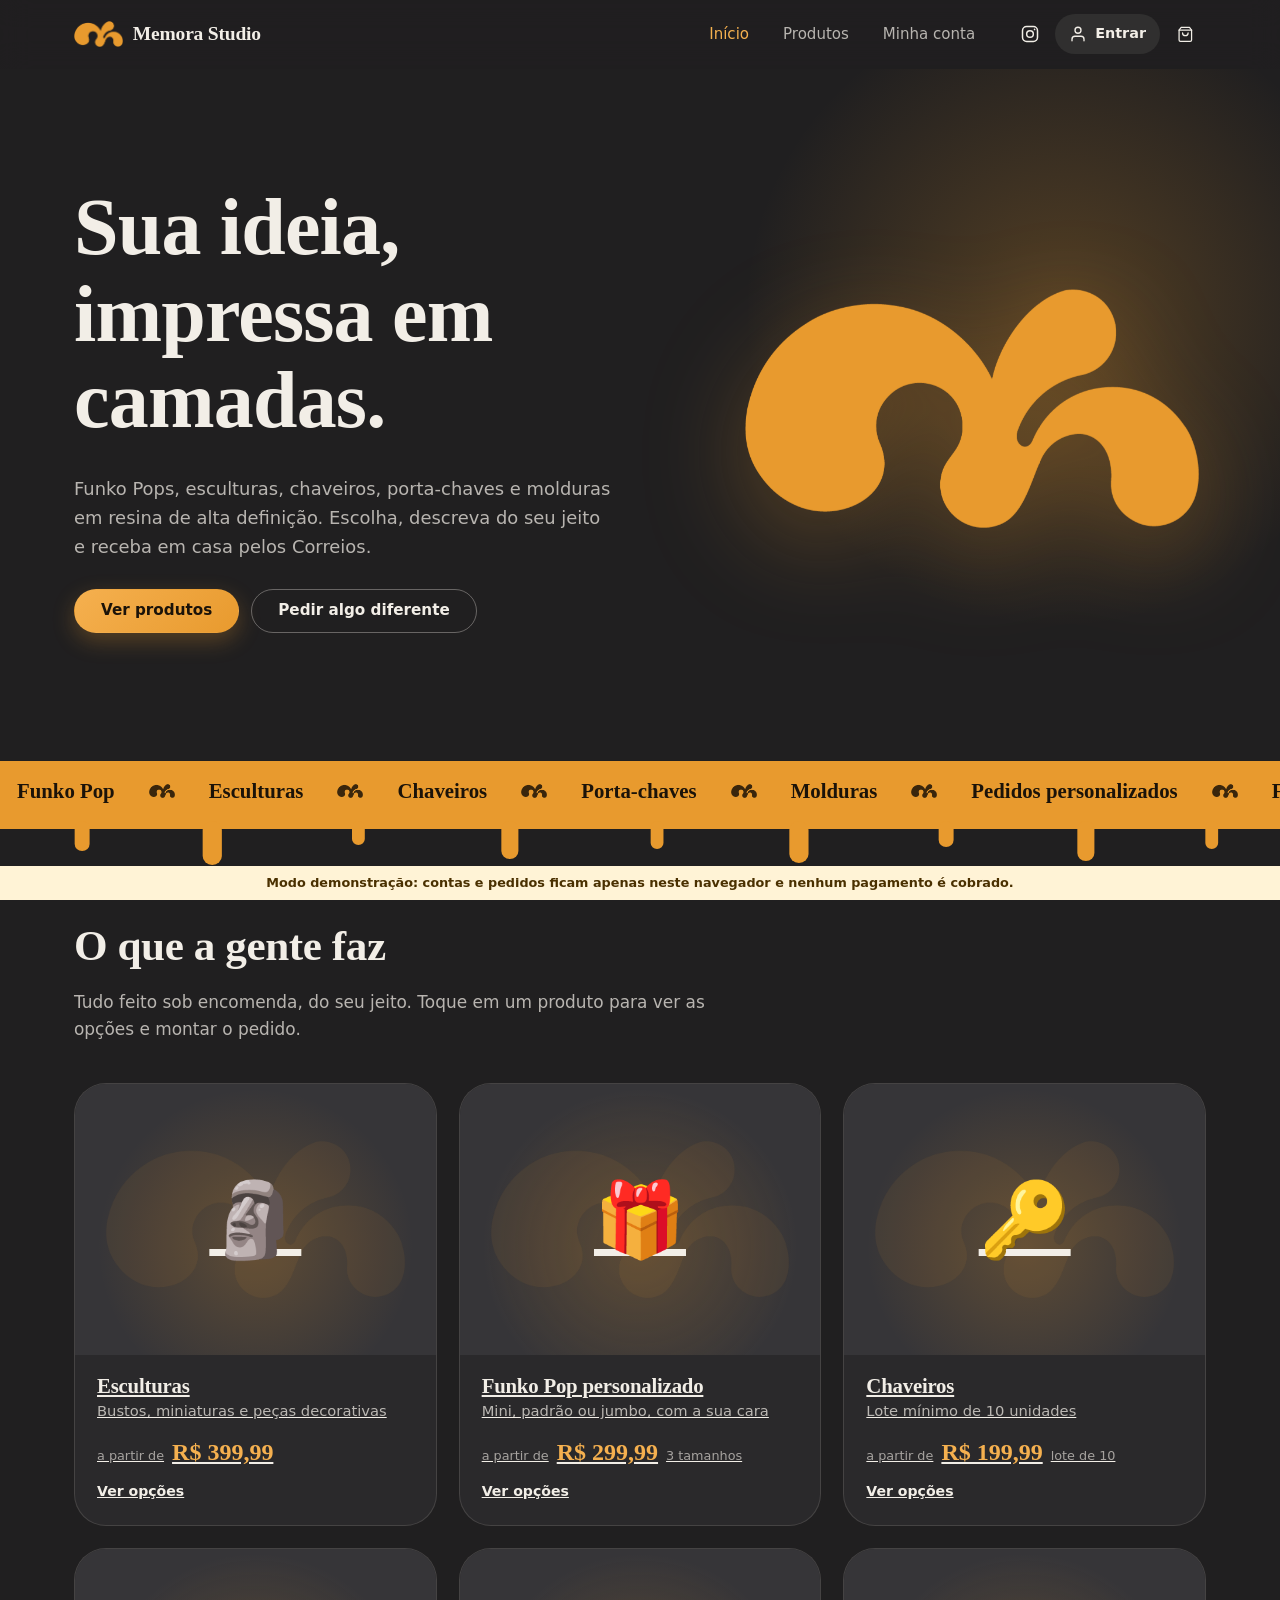
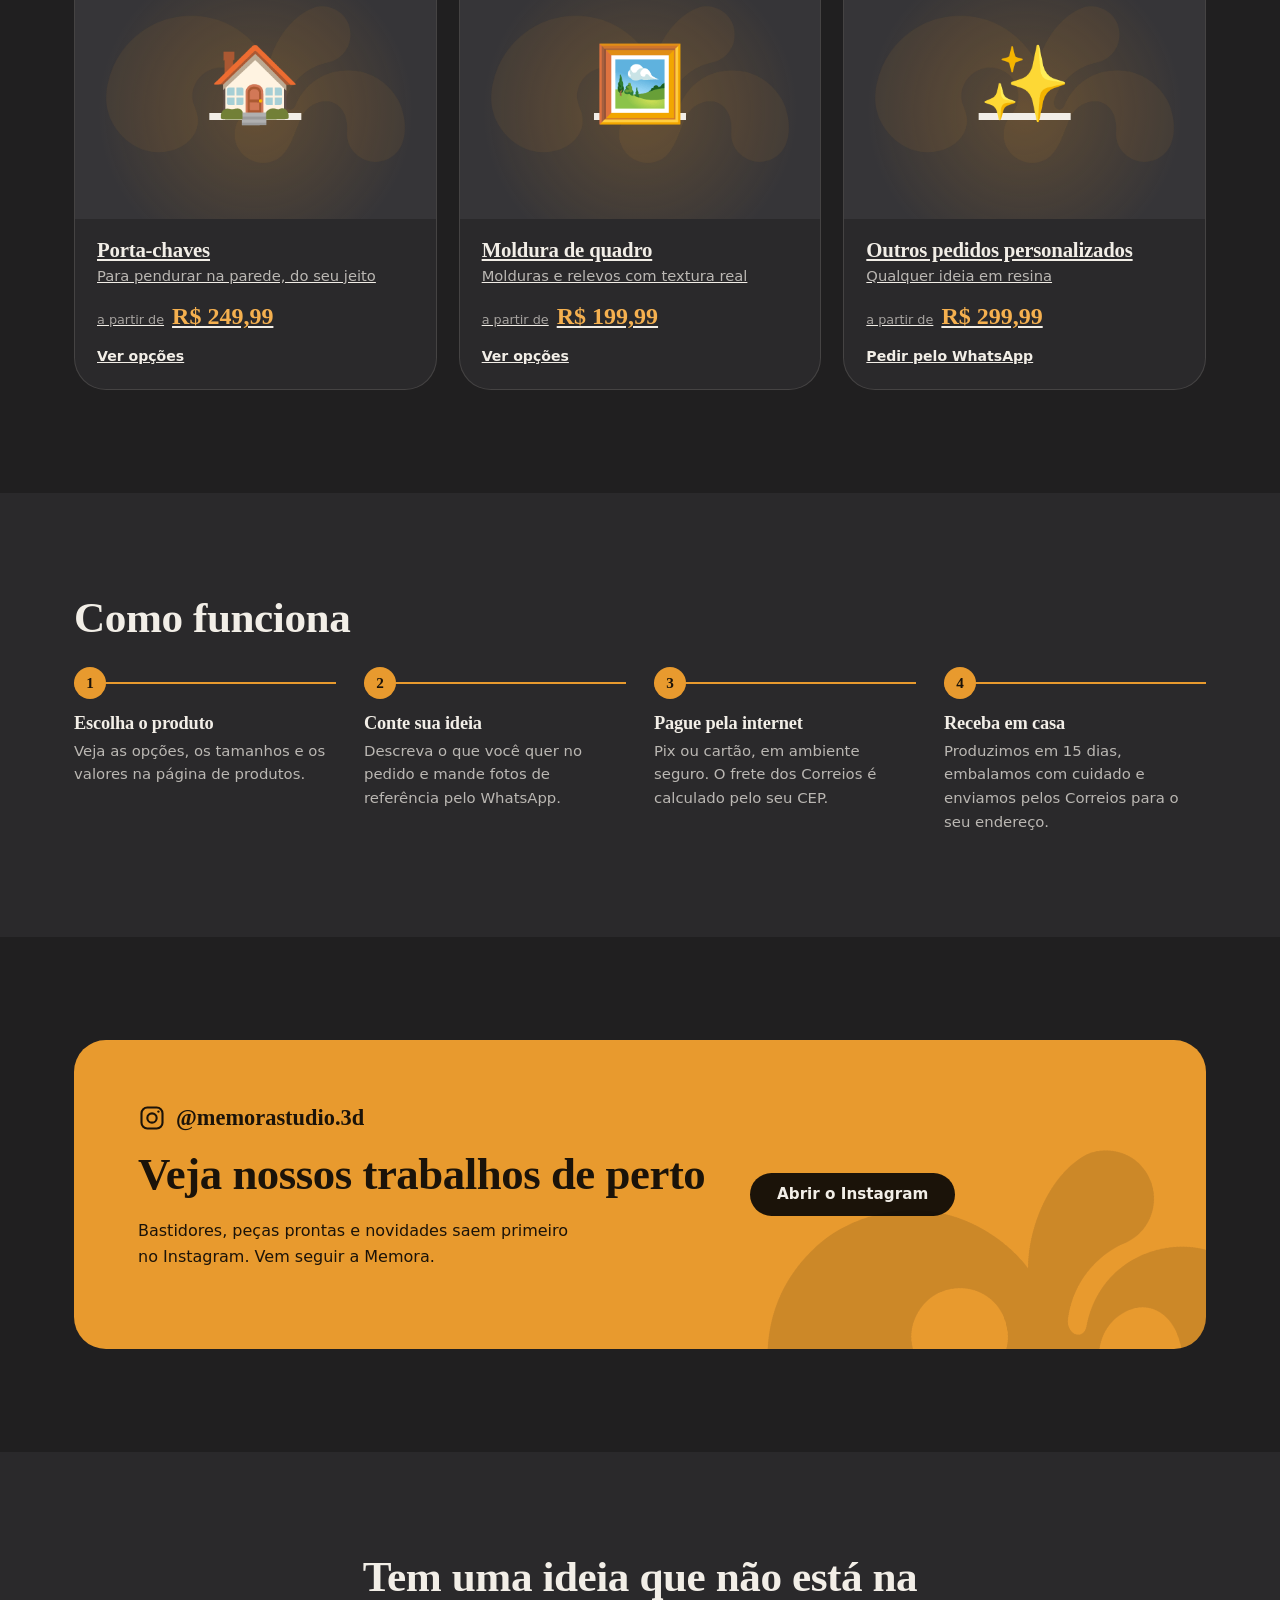
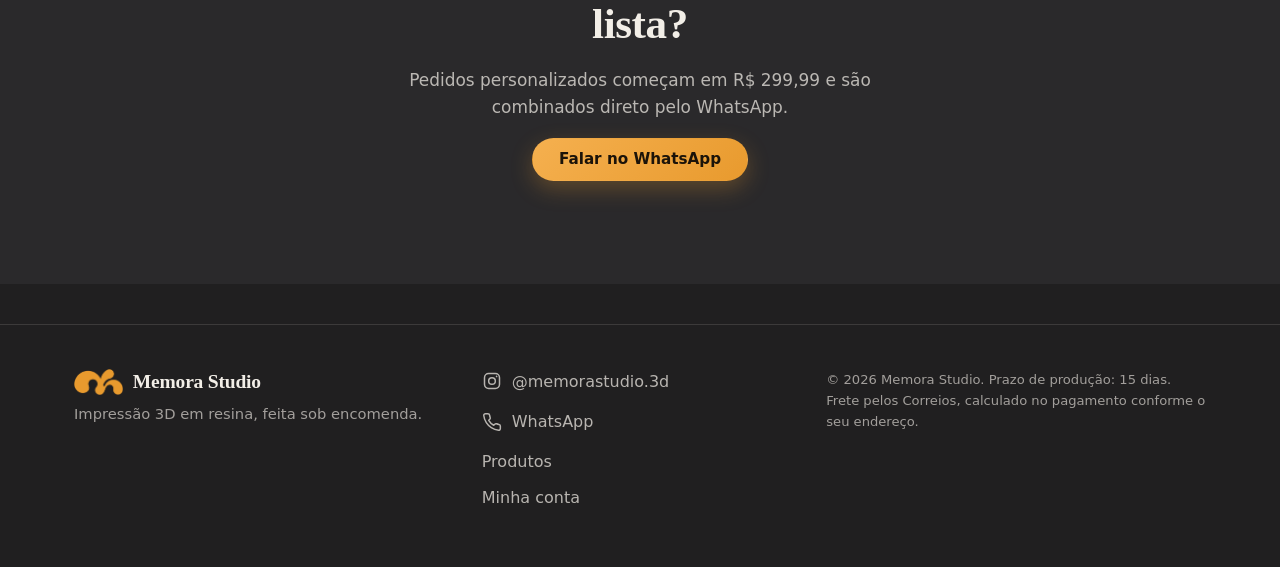
<file: index.html>
<!DOCTYPE html>
<html lang="pt-BR">
<head>
<meta charset="UTF-8">
<meta name="viewport" content="width=device-width, initial-scale=1">
<meta name="referrer" content="strict-origin-when-cross-origin">
<meta http-equiv="Content-Security-Policy" content="default-src 'self'; script-src 'self' https://cdn.jsdelivr.net https://challenges.cloudflare.com; style-src 'self' 'unsafe-inline' https://fonts.googleapis.com; font-src https://fonts.gstatic.com; img-src 'self' data:; connect-src 'self' https://*.supabase.co https://viacep.com.br; frame-src https://challenges.cloudflare.com; base-uri 'self'; form-action 'self'; object-src 'none'">
<title>Memora Studio — Impressão 3D em resina sob encomenda</title>
<meta name="description" content="Funko Pops, esculturas, chaveiros, porta-chaves e molduras personalizados em resina. Escolha, descreva e receba em casa pelos Correios.">
<link rel="icon" type="image/png" href="assets/img/favicon.png">
<link rel="apple-touch-icon" href="assets/img/apple-touch-icon.png">
<meta name="theme-color" content="#201F20">
<link rel="preconnect" href="https://fonts.googleapis.com">
<link rel="preconnect" href="https://fonts.gstatic.com" crossorigin>
<link href="https://fonts.googleapis.com/css2?family=Fraunces:opsz,wght,SOFT@9..144,400..800,0..100&family=Inter:wght@400;500;600;700&display=swap" rel="stylesheet">
<link rel="stylesheet" href="assets/css/style.css">
<script src="assets/js/config.js"></script>
</head>
<body data-page="home">
<a class="skip" href="#conteudo">Pular para o conteúdo</a>

<main id="conteudo">
  <section class="hero">
    <div class="wrap hero-inner">
      <div>
        <h1 class="hero-title" aria-label="Sua ideia, impressa em camadas.">
          <span class="line l1" aria-hidden="true">Sua ideia,</span>
          <span class="line l2" aria-hidden="true">impressa em</span>
          <span class="line l3" aria-hidden="true">camadas.</span>
        </h1>
        <p class="hero-sub">Funko Pops, esculturas, chaveiros, porta-chaves e molduras em resina de alta definição. Escolha, descreva do seu jeito e receba em casa pelos Correios.</p>
        <div class="hero-actions">
          <a class="btn btn-primary" href="produtos.html">Ver produtos</a>
          <a class="btn btn-outline" data-wa="Olá! Quero fazer um pedido personalizado na Memora Studio.">Pedir algo diferente</a>
        </div>
      </div>
      <div class="hero-art" aria-hidden="true">
        <img src="assets/img/logo-mark.png" alt="" width="460" height="245" id="hero-blob">
      </div>
    </div>
  </section>

  <div class="band" aria-hidden="true">
    <div class="marquee">
      <ul><li>Funko Pop</li><li>Esculturas</li><li>Chaveiros</li><li>Porta-chaves</li><li>Molduras</li><li>Pedidos personalizados</li></ul>
      <ul><li>Funko Pop</li><li>Esculturas</li><li>Chaveiros</li><li>Porta-chaves</li><li>Molduras</li><li>Pedidos personalizados</li></ul>
    </div>
    <svg class="drips" viewBox="0 0 1200 46" preserveAspectRatio="none" focusable="false">
      <rect x="0" y="0" width="1200" height="8"/>
      <rect class="d" x="70" y="0" width="14" height="30" rx="7"/>
      <rect class="d" x="190" y="0" width="18" height="44" rx="9"/>
      <rect class="d" x="330" y="0" width="12" height="24" rx="6"/>
      <rect class="d" x="470" y="0" width="16" height="38" rx="8"/>
      <rect class="d" x="610" y="0" width="12" height="28" rx="6"/>
      <rect class="d" x="740" y="0" width="18" height="42" rx="9"/>
      <rect class="d" x="880" y="0" width="14" height="26" rx="7"/>
      <rect class="d" x="1010" y="0" width="16" height="40" rx="8"/>
      <rect class="d" x="1130" y="0" width="12" height="28" rx="6"/>
    </svg>
  </div>

  <section class="section" id="produtos">
    <div class="wrap">
      <div class="section-head" data-reveal>
        <h2 class="section-title">O que a gente faz</h2>
        <p class="lead">Tudo feito sob encomenda, do seu jeito. Toque em um produto para ver as opções e montar o pedido.</p>
      </div>
      <div class="p-grid" id="home-grid" aria-live="polite">
        <div class="p-skel"></div><div class="p-skel"></div><div class="p-skel"></div>
      </div>
    </div>
  </section>

  <section class="section alt" id="como-funciona">
    <div class="wrap">
      <div class="section-head" data-reveal><h2 class="section-title">Como funciona</h2></div>
      <ol class="steps">
        <li data-reveal><h3>Escolha o produto</h3><p>Veja as opções, os tamanhos e os valores na página de produtos.</p></li>
        <li data-reveal style="--i:1"><h3>Conte sua ideia</h3><p>Descreva o que você quer no pedido e mande fotos de referência pelo WhatsApp.</p></li>
        <li data-reveal style="--i:2"><h3>Pague pela internet</h3><p>Pix ou cartão, em ambiente seguro. O frete dos Correios é calculado pelo seu CEP.</p></li>
        <li data-reveal style="--i:3"><h3>Receba em casa</h3><p>Produzimos em <span data-prazo>15</span> dias, embalamos com cuidado e enviamos pelos Correios para o seu endereço.</p></li>
      </ol>
    </div>
  </section>

  <section class="section">
    <div class="wrap">
      <div class="promo" data-reveal>
        <div>
          <span class="handle"><svg class="icon" viewBox="0 0 24 24" fill="none" stroke="currentColor" stroke-width="1.8" stroke-linecap="round" stroke-linejoin="round" aria-hidden="true"><rect x="3" y="3" width="18" height="18" rx="5"/><circle cx="12" cy="12" r="4"/><circle cx="17.5" cy="6.5" r="1" fill="currentColor" stroke="none"/></svg>@memorastudio.3d</span>
          <h2>Veja nossos trabalhos de perto</h2>
          <p>Bastidores, peças prontas e novidades saem primeiro no Instagram. Vem seguir a Memora.</p>
        </div>
        <div>
          <a class="btn btn-dark" href="https://www.instagram.com/memorastudio.3d/" target="_blank" rel="noopener noreferrer">Abrir o Instagram</a>
        </div>
      </div>
    </div>
  </section>

  <section class="section alt">
    <div class="wrap cta-end" data-reveal>
      <h2 class="section-title">Tem uma ideia que não está na lista?</h2>
      <p class="lead">Pedidos personalizados começam em R$ 299,99 e são combinados direto pelo WhatsApp.</p>
      <a class="btn btn-primary" data-wa="Olá! Tenho uma ideia de peça personalizada.">Falar no WhatsApp</a>
    </div>
  </section>
</main>

<script src="assets/js/core.js" defer></script>
<script src="assets/js/ui.js" defer></script>
<script src="assets/js/cart.js" defer></script>
<script src="assets/js/backend.js" defer></script>
<script src="assets/js/layout.js" defer></script>
<script src="assets/js/cards.js" defer></script>
<script src="assets/js/home.js" defer></script>
</body>
</html>
</file>
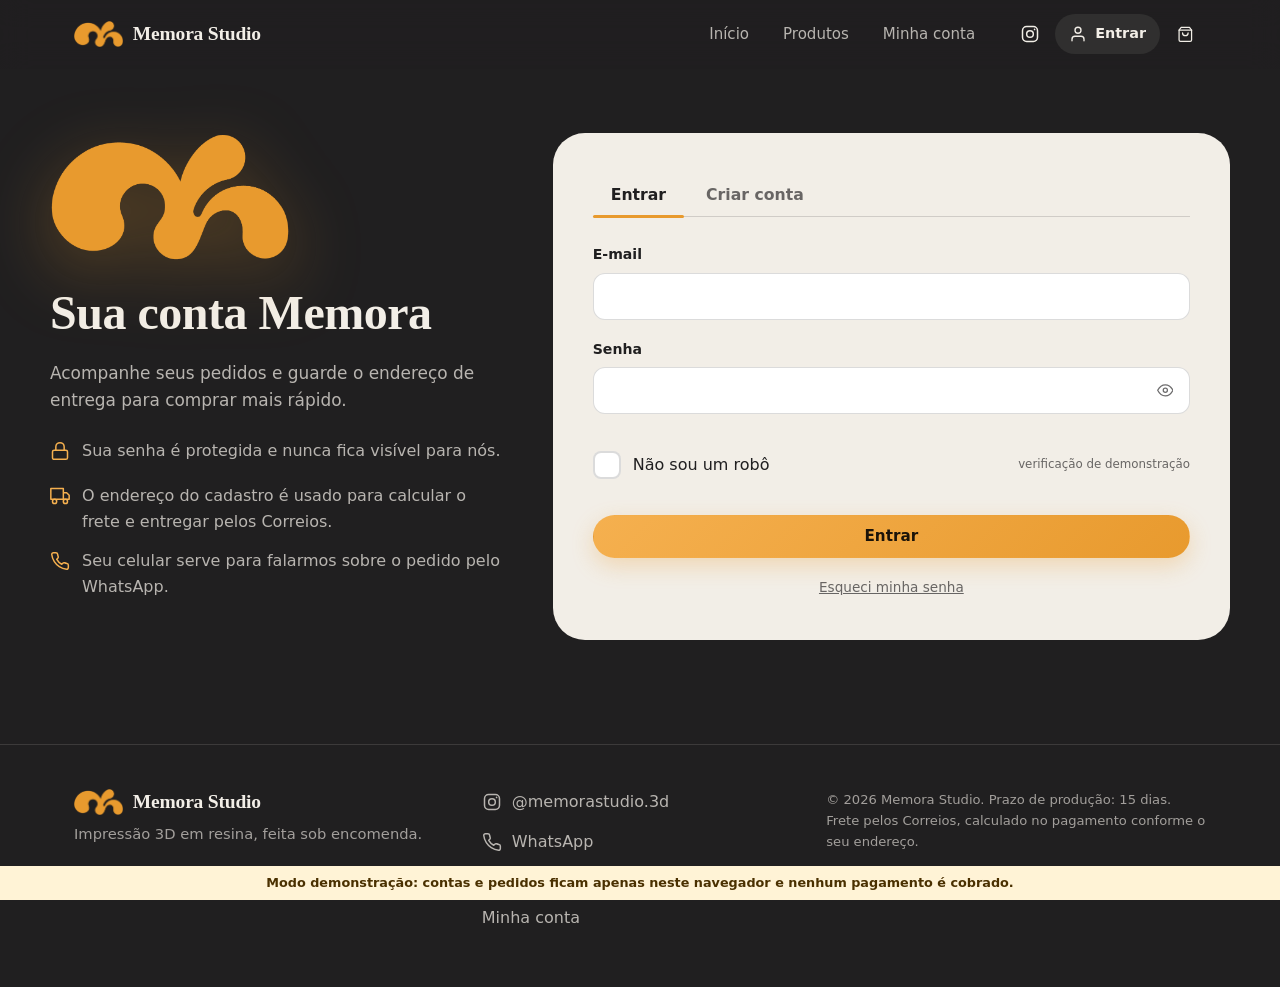
<file: conta.html>
<!DOCTYPE html>
<html lang="pt-BR">
<head>
<meta charset="UTF-8">
<meta name="viewport" content="width=device-width, initial-scale=1">
<meta name="referrer" content="strict-origin-when-cross-origin">
<meta http-equiv="Content-Security-Policy" content="default-src 'self'; script-src 'self' https://cdn.jsdelivr.net https://challenges.cloudflare.com; style-src 'self' 'unsafe-inline' https://fonts.googleapis.com; font-src https://fonts.gstatic.com; img-src 'self' data:; connect-src 'self' https://*.supabase.co https://viacep.com.br; frame-src https://challenges.cloudflare.com; base-uri 'self'; form-action 'self'; object-src 'none'">
<title>Minha conta — Memora Studio</title>
<meta name="robots" content="noindex">
<link rel="icon" type="image/png" href="assets/img/favicon.png">
<link rel="apple-touch-icon" href="assets/img/apple-touch-icon.png">
<meta name="theme-color" content="#201F20">
<link rel="preconnect" href="https://fonts.googleapis.com">
<link rel="preconnect" href="https://fonts.gstatic.com" crossorigin>
<link href="https://fonts.googleapis.com/css2?family=Fraunces:opsz,wght,SOFT@9..144,400..800,0..100&family=Inter:wght@400;500;600;700&display=swap" rel="stylesheet">
<link rel="stylesheet" href="assets/css/style.css">
<script src="assets/js/config.js"></script>
</head>
<body data-page="conta">
<a class="skip" href="#conteudo">Pular para o conteúdo</a>

<main id="conteudo">
  <div class="wrap account">
    <nav class="side-tabs" role="tablist" aria-orientation="vertical" aria-label="Seções da conta" id="account-tabs">
      <button type="button" class="tab" role="tab" data-tab="dados" id="t-dados" aria-controls="p-dados">Meus dados</button>
      <button type="button" class="tab" role="tab" data-tab="endereco" id="t-endereco" aria-controls="p-endereco">Endereço de entrega</button>
      <button type="button" class="tab" role="tab" data-tab="pedidos" id="t-pedidos" aria-controls="p-pedidos">Meus pedidos</button>
      <button type="button" class="tab" role="tab" data-tab="seguranca" id="t-seguranca" aria-controls="p-seguranca">Segurança</button>
    </nav>

    <div>
      <div class="hello">
        <h1 id="hello">Minha conta</h1>
        <button type="button" class="btn btn-outline" id="logout">Sair da conta</button>
      </div>
      <div id="recovery" class="banner" hidden>
        <h2>Defina uma nova senha</h2>
        <p>Você entrou pelo link de recuperação. Crie a nova senha na aba Segurança.</p>
      </div>

      <section class="paper" role="tabpanel" id="p-dados" data-panel="dados" aria-labelledby="t-dados" hidden>
        <h2 style="font-size:1.4rem">Meus dados</h2>
        <form id="form-dados" novalidate>
          <div id="dados-msg" role="status" hidden></div>
          <div class="field"><label for="d-nome">Nome completo</label><div class="input-wrap"><input id="d-nome" type="text" maxlength="120" autocomplete="name"></div></div>
          <div class="grid-2">
            <div class="field"><label for="d-email">E-mail</label><div class="input-wrap"><input id="d-email" type="email" readonly></div></div>
            <div class="field"><label for="d-cpf">CPF</label><div class="input-wrap"><input id="d-cpf" type="text" readonly></div></div>
          </div>
          <div class="field"><label for="d-celular">Celular (WhatsApp)</label><div class="input-wrap"><input id="d-celular" type="tel" inputmode="tel" data-mask="phone" autocomplete="tel-national"></div></div>
          <p class="hint" style="margin-bottom:16px">E-mail e CPF não podem ser alterados por aqui. Se precisar corrigir, fale com a gente pelo WhatsApp.</p>
          <button class="btn btn-primary" type="submit">Salvar alterações</button>
        </form>
      </section>

      <section class="paper" role="tabpanel" id="p-endereco" data-panel="endereco" aria-labelledby="t-endereco" hidden>
        <h2 style="font-size:1.4rem">Endereço de entrega</h2>
        <p class="hint" style="margin-bottom:18px">Usado para calcular o frete dos Correios e entregar os seus pedidos.</p>
        <form id="form-endereco" novalidate>
          <div id="end-msg" role="status" hidden></div>
          <div class="grid-addr">
            <div class="field c2"><label for="a-cep">CEP</label><div class="input-wrap"><input id="a-cep" type="text" inputmode="numeric" data-mask="cep" autocomplete="postal-code"></div></div>
            <div class="field c4"><label for="a-logradouro">Rua / Avenida</label><div class="input-wrap"><input id="a-logradouro" type="text" maxlength="120"></div></div>
            <div class="field c2"><label for="a-numero">Número</label><div class="input-wrap"><input id="a-numero" type="text" maxlength="12"></div></div>
            <div class="field c4"><label for="a-complemento">Complemento</label><div class="input-wrap"><input id="a-complemento" type="text" maxlength="60"></div></div>
            <div class="field c2"><label for="a-bairro">Bairro</label><div class="input-wrap"><input id="a-bairro" type="text" maxlength="80"></div></div>
            <div class="field c3 m4"><label for="a-cidade">Cidade</label><div class="input-wrap"><input id="a-cidade" type="text" maxlength="80"></div></div>
            <div class="field c1"><label for="a-uf">UF</label><div class="input-wrap"><select id="a-uf"></select></div></div>
          </div>
          <button class="btn btn-primary" type="submit">Salvar endereço</button>
        </form>
      </section>

      <section class="paper" role="tabpanel" id="p-pedidos" data-panel="pedidos" aria-labelledby="t-pedidos" hidden>
        <h2 style="font-size:1.4rem">Meus pedidos</h2>
        <div id="orders" aria-live="polite"><p class="empty">Carregando…</p></div>
      </section>

      <section class="paper" role="tabpanel" id="p-seguranca" data-panel="seguranca" aria-labelledby="t-seguranca" hidden>
        <h2 style="font-size:1.4rem">Alterar senha</h2>
        <form id="form-senha" novalidate>
          <div id="senha-msg" role="status" hidden></div>
          <div class="field">
            <label for="c-senha">Nova senha</label>
            <div class="input-wrap"><input id="c-senha" type="password" autocomplete="new-password" maxlength="72"><button type="button" class="input-btn" data-pw-toggle></button></div>
            <div id="c-pw-extra"></div>
          </div>
          <div class="field">
            <label for="c-senha2">Confirme a nova senha</label>
            <div class="input-wrap"><input id="c-senha2" type="password" autocomplete="new-password" maxlength="72"><button type="button" class="input-btn" data-pw-toggle></button></div>
          </div>
          <button class="btn btn-primary" type="submit">Atualizar senha</button>
        </form>
      </section>
    </div>
  </div>
</main>

<script src="assets/js/core.js" defer></script>
<script src="assets/js/ui.js" defer></script>
<script src="assets/js/cart.js" defer></script>
<script src="assets/js/backend.js" defer></script>
<script src="assets/js/password.js" defer></script>
<script src="assets/js/layout.js" defer></script>
<script src="assets/js/conta.js" defer></script>
</body>
</html>
</file>
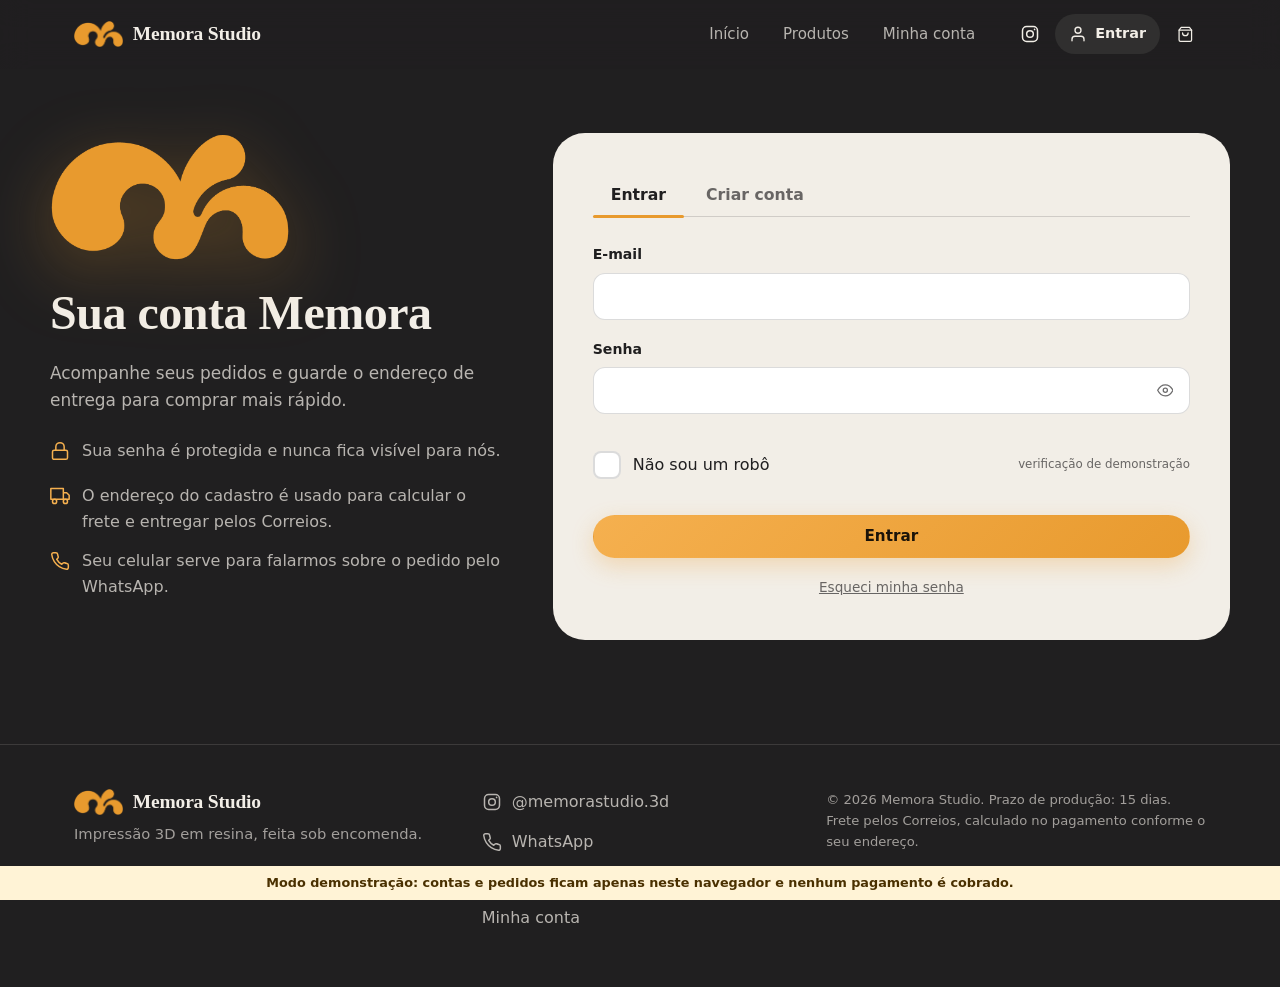
<file: login.html>
<!DOCTYPE html>
<html lang="pt-BR">
<head>
<meta charset="UTF-8">
<meta name="viewport" content="width=device-width, initial-scale=1">
<meta name="referrer" content="strict-origin-when-cross-origin">
<meta http-equiv="Content-Security-Policy" content="default-src 'self'; script-src 'self' https://cdn.jsdelivr.net https://challenges.cloudflare.com; style-src 'self' 'unsafe-inline' https://fonts.googleapis.com; font-src https://fonts.gstatic.com; img-src 'self' data:; connect-src 'self' https://*.supabase.co https://viacep.com.br; frame-src https://challenges.cloudflare.com; base-uri 'self'; form-action 'self'; object-src 'none'">
<title>Entrar ou criar conta — Memora Studio</title>
<meta name="robots" content="noindex">
<link rel="icon" type="image/png" href="assets/img/favicon.png">
<link rel="apple-touch-icon" href="assets/img/apple-touch-icon.png">
<meta name="theme-color" content="#201F20">
<link rel="preconnect" href="https://fonts.googleapis.com">
<link rel="preconnect" href="https://fonts.gstatic.com" crossorigin>
<link href="https://fonts.googleapis.com/css2?family=Fraunces:opsz,wght,SOFT@9..144,400..800,0..100&family=Inter:wght@400;500;600;700&display=swap" rel="stylesheet">
<link rel="stylesheet" href="assets/css/style.css">
<script src="assets/js/config.js"></script>
</head>
<body data-page="login">
<a class="skip" href="#conteudo">Pular para o conteúdo</a>

<main id="conteudo">
  <div class="wrap auth">
    <aside class="auth-aside">
      <img class="auth-art" src="assets/img/logo-mark.png" alt="" width="240" height="128">
      <h1>Sua conta Memora</h1>
      <p class="lead">Acompanhe seus pedidos e guarde o endereço de entrega para comprar mais rápido.</p>
      <ul>
        <li><span data-icon="lock"></span><span>Sua senha é protegida e nunca fica visível para nós.</span></li>
        <li><span data-icon="truck"></span><span>O endereço do cadastro é usado para calcular o frete e entregar pelos Correios.</span></li>
        <li><span data-icon="phone"></span><span>Seu celular serve para falarmos sobre o pedido pelo WhatsApp.</span></li>
      </ul>
    </aside>

    <section class="paper" aria-label="Acesso à conta">
      <div class="tabs" role="tablist" aria-label="Acesso" id="auth-tabs">
        <button type="button" class="tab" role="tab" id="tab-entrar" data-tab="entrar" aria-controls="panel-entrar">Entrar</button>
        <button type="button" class="tab" role="tab" id="tab-cadastro" data-tab="cadastro" aria-controls="panel-cadastro">Criar conta</button>
        <span class="tab-ind" aria-hidden="true"></span>
      </div>

      <!-- ENTRAR -->
      <div role="tabpanel" id="panel-entrar" data-panel="entrar" aria-labelledby="tab-entrar">
        <form id="form-login" novalidate>
          <div id="login-error" class="form-error" role="alert" hidden></div>
          <div class="field">
            <label for="l-email">E-mail</label>
            <div class="input-wrap"><input id="l-email" type="email" autocomplete="email" maxlength="254" required></div>
          </div>
          <div class="field">
            <label for="l-senha">Senha</label>
            <div class="input-wrap"><input id="l-senha" type="password" autocomplete="current-password" maxlength="72" required>
              <button type="button" class="input-btn" data-pw-toggle></button></div>
          </div>
          <div id="l-captcha"></div>
          <button class="btn btn-primary btn-block" type="submit">Entrar</button>
          <p style="text-align:center;margin:16px 0 0"><button type="button" class="link-btn" id="show-reset">Esqueci minha senha</button></p>
        </form>

        <form id="form-reset" novalidate hidden>
          <h2 style="font-size:1.3rem">Recuperar senha</h2>
          <p class="hint" style="margin-bottom:16px">Informe o e-mail da conta. Se ele existir, enviaremos um link para criar uma nova senha.</p>
          <div id="reset-msg" role="status" hidden></div>
          <div class="field">
            <label for="r-email">E-mail</label>
            <div class="input-wrap"><input id="r-email" type="email" autocomplete="email" maxlength="254" required></div>
          </div>
          <div id="r-captcha"></div>
          <button class="btn btn-primary btn-block" type="submit">Enviar link</button>
          <p style="text-align:center;margin:16px 0 0"><button type="button" class="link-btn" id="hide-reset">Voltar para o login</button></p>
        </form>
      </div>

      <!-- CADASTRO -->
      <div role="tabpanel" id="panel-cadastro" data-panel="cadastro" aria-labelledby="tab-cadastro" hidden>
        <form id="form-signup" novalidate>
          <div id="signup-error" class="form-error" role="alert" hidden></div>

          <fieldset class="fieldset">
            <legend>Seus dados</legend>
            <div class="field">
              <label for="s-nome">Nome completo</label>
              <div class="input-wrap"><input id="s-nome" type="text" autocomplete="name" maxlength="120" required></div>
            </div>
            <div class="field">
              <label for="s-email">E-mail</label>
              <div class="input-wrap"><input id="s-email" type="email" autocomplete="email" maxlength="254" required></div>
            </div>
            <div class="grid-2">
              <div class="field">
                <label for="s-celular">Celular (WhatsApp)</label>
                <div class="input-wrap"><input id="s-celular" type="tel" inputmode="tel" autocomplete="tel-national" placeholder="(11) 90000-0000" data-mask="phone" required></div>
              </div>
              <div class="field">
                <label for="s-cpf">CPF</label>
                <div class="input-wrap"><input id="s-cpf" type="text" inputmode="numeric" autocomplete="off" placeholder="000.000.000-00" data-mask="cpf" required></div>
              </div>
            </div>
          </fieldset>

          <fieldset class="fieldset">
            <legend>Endereço de entrega</legend>
            <div class="grid-addr">
              <div class="field c2"><label for="s-cep">CEP</label><div class="input-wrap"><input id="s-cep" type="text" inputmode="numeric" autocomplete="postal-code" placeholder="00000-000" data-mask="cep" required></div></div>
              <div class="field c4"><label for="s-logradouro">Rua / Avenida</label><div class="input-wrap"><input id="s-logradouro" type="text" autocomplete="address-line1" maxlength="120" required></div></div>
              <div class="field c2"><label for="s-numero">Número</label><div class="input-wrap"><input id="s-numero" type="text" maxlength="12" autocomplete="off" required></div></div>
              <div class="field c4"><label for="s-complemento">Complemento <span style="font-weight:400;color:var(--paper-muted)">(opcional)</span></label><div class="input-wrap"><input id="s-complemento" type="text" maxlength="60" autocomplete="address-line2"></div></div>
              <div class="field c2"><label for="s-bairro">Bairro</label><div class="input-wrap"><input id="s-bairro" type="text" maxlength="80" autocomplete="address-level3" required></div></div>
              <div class="field c3 m4"><label for="s-cidade">Cidade</label><div class="input-wrap"><input id="s-cidade" type="text" maxlength="80" autocomplete="address-level2" required></div></div>
              <div class="field c1"><label for="s-uf">UF</label><div class="input-wrap"><select id="s-uf" autocomplete="address-level1" required></select></div></div>
            </div>
          </fieldset>

          <fieldset class="fieldset">
            <legend>Crie uma senha</legend>
            <div class="field">
              <label for="s-senha">Senha</label>
              <div class="input-wrap"><input id="s-senha" type="password" autocomplete="new-password" maxlength="72" required>
                <button type="button" class="input-btn" data-pw-toggle></button></div>
              <div id="s-pw-extra"></div>
            </div>
            <div class="field">
              <label for="s-senha2">Confirme a senha</label>
              <div class="input-wrap"><input id="s-senha2" type="password" autocomplete="new-password" maxlength="72" required>
                <button type="button" class="input-btn" data-pw-toggle></button></div>
            </div>
          </fieldset>

          <div id="s-captcha"></div>

          <div class="field" style="margin-bottom:0">
            <label class="check" for="s-aceite">
              <input id="s-aceite" type="checkbox">
              <span>Concordo em fornecer meus dados (nome, CPF, celular e endereço) para processar pedidos e entregas, e que eles sejam guardados com segurança.</span>
            </label>
          </div>
          <button class="btn btn-primary btn-block" type="submit">Criar minha conta</button>
        </form>
      </div>
    </section>
  </div>
</main>

<script src="assets/js/core.js" defer></script>
<script src="assets/js/ui.js" defer></script>
<script src="assets/js/cart.js" defer></script>
<script src="assets/js/backend.js" defer></script>
<script src="assets/js/captcha.js" defer></script>
<script src="assets/js/password.js" defer></script>
<script src="assets/js/layout.js" defer></script>
<script src="assets/js/login.js" defer></script>
</body>
</html>
</file>
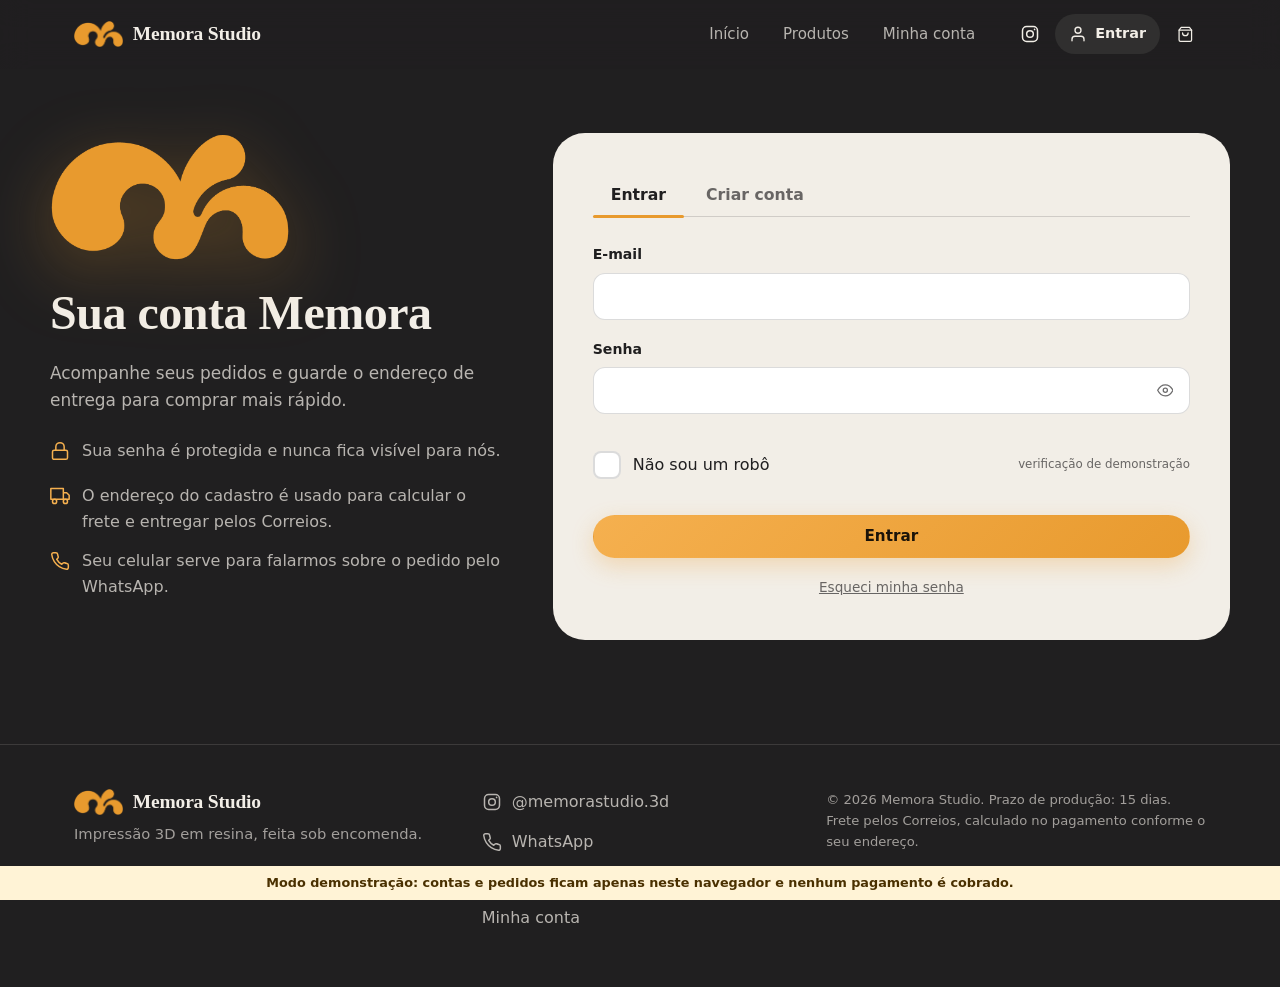
<file: pagamento.html>
<!DOCTYPE html>
<html lang="pt-BR">
<head>
<meta charset="UTF-8">
<meta name="viewport" content="width=device-width, initial-scale=1">
<meta name="referrer" content="strict-origin-when-cross-origin">
<meta http-equiv="Content-Security-Policy" content="default-src 'self'; script-src 'self' https://cdn.jsdelivr.net https://challenges.cloudflare.com; style-src 'self' 'unsafe-inline' https://fonts.googleapis.com; font-src https://fonts.gstatic.com; img-src 'self' data:; connect-src 'self' https://*.supabase.co https://viacep.com.br; frame-src https://challenges.cloudflare.com; base-uri 'self'; form-action 'self'; object-src 'none'">
<title>Pagamento — Memora Studio</title>
<meta name="robots" content="noindex">
<link rel="icon" type="image/png" href="assets/img/favicon.png">
<link rel="apple-touch-icon" href="assets/img/apple-touch-icon.png">
<meta name="theme-color" content="#201F20">
<link rel="preconnect" href="https://fonts.googleapis.com">
<link rel="preconnect" href="https://fonts.gstatic.com" crossorigin>
<link href="https://fonts.googleapis.com/css2?family=Fraunces:opsz,wght,SOFT@9..144,400..800,0..100&family=Inter:wght@400;500;600;700&display=swap" rel="stylesheet">
<link rel="stylesheet" href="assets/css/style.css">
<script src="assets/js/config.js"></script>
</head>
<body data-page="pagamento">
<a class="skip" href="#conteudo">Pular para o conteúdo</a>

<main id="conteudo">
  <div class="wrap">
    <div class="page-head"><h1>Finalizar pedido</h1></div>
    <div id="retorno" aria-live="polite"></div>

    <div class="empty-dark" id="empty" hidden>
      <span class="big-emoji" aria-hidden="true">🫧</span>
      <p>Seu carrinho está vazio.</p>
      <a class="btn btn-primary" href="produtos.html">Ver produtos</a>
    </div>

    <div class="checkout" id="checkout" hidden>
      <div>
        <section class="paper step-card" id="step-entrega" aria-labelledby="h-entrega">
          <h2 id="h-entrega"><span class="step-n">1</span>Entrega</h2>
          <p class="hint" id="recipient" style="margin-bottom:16px"></p>
          <form id="form-entrega" novalidate>
            <div class="grid-addr">
              <div class="field c2"><label for="p-cep">CEP</label><div class="input-wrap"><input id="p-cep" type="text" inputmode="numeric" data-mask="cep" autocomplete="postal-code"></div></div>
              <div class="field c4"><label for="p-logradouro">Rua / Avenida</label><div class="input-wrap"><input id="p-logradouro" type="text" maxlength="120"></div></div>
              <div class="field c2"><label for="p-numero">Número</label><div class="input-wrap"><input id="p-numero" type="text" maxlength="12"></div></div>
              <div class="field c4"><label for="p-complemento">Complemento</label><div class="input-wrap"><input id="p-complemento" type="text" maxlength="60"></div></div>
              <div class="field c2"><label for="p-bairro">Bairro</label><div class="input-wrap"><input id="p-bairro" type="text" maxlength="80"></div></div>
              <div class="field c3 m4"><label for="p-cidade">Cidade</label><div class="input-wrap"><input id="p-cidade" type="text" maxlength="80"></div></div>
              <div class="field c1"><label for="p-uf">UF</label><div class="input-wrap"><select id="p-uf"></select></div></div>
            </div>
            <button class="btn btn-primary" type="submit">Calcular frete</button>
          </form>
        </section>

        <section class="paper step-card locked" id="step-frete" aria-labelledby="h-frete">
          <h2 id="h-frete"><span class="step-n">2</span>Frete pelos Correios</h2>
          <div id="frete-msg" role="status"><p class="hint">Preencha o endereço acima para ver as opções de envio.</p></div>
          <fieldset class="opts" id="frete-opts" hidden><legend class="sr">Opções de envio</legend></fieldset>
        </section>

        <section class="paper step-card locked" id="step-pag" aria-labelledby="h-pag">
          <h2 id="h-pag"><span class="step-n">3</span>Pagamento</h2>
          <div id="pay-error" class="form-error" role="alert" hidden></div>
          <p class="pay-note" id="pay-note"></p>
          <button class="btn btn-primary btn-block" type="button" id="pay-btn" disabled>Pagar</button>
        </section>
      </div>

      <aside class="paper summary" aria-labelledby="h-sum">
        <h2 id="h-sum">Resumo</h2>
        <div id="sum-items"></div>
        <div class="sum-row"><span>Produtos</span><span id="sum-sub"></span></div>
        <div class="sum-row"><span>Frete</span><span id="sum-frete">a calcular</span></div>
        <div class="sum-row sum-total"><span>Total</span><span id="sum-total"></span></div>
        <p class="hint">Prazo de produção: <span data-prazo>15</span> dias, mais a entrega dos Correios, que conta a partir do envio.</p>
        <p class="hint">Você escolhe Pix ou cartão na tela segura de pagamento.</p>
      </aside>
    </div>
  </div>
</main>

<script src="assets/js/core.js" defer></script>
<script src="assets/js/ui.js" defer></script>
<script src="assets/js/cart.js" defer></script>
<script src="assets/js/backend.js" defer></script>
<script src="assets/js/layout.js" defer></script>
<script src="assets/js/pagamento.js" defer></script>
</body>
</html>
</file>
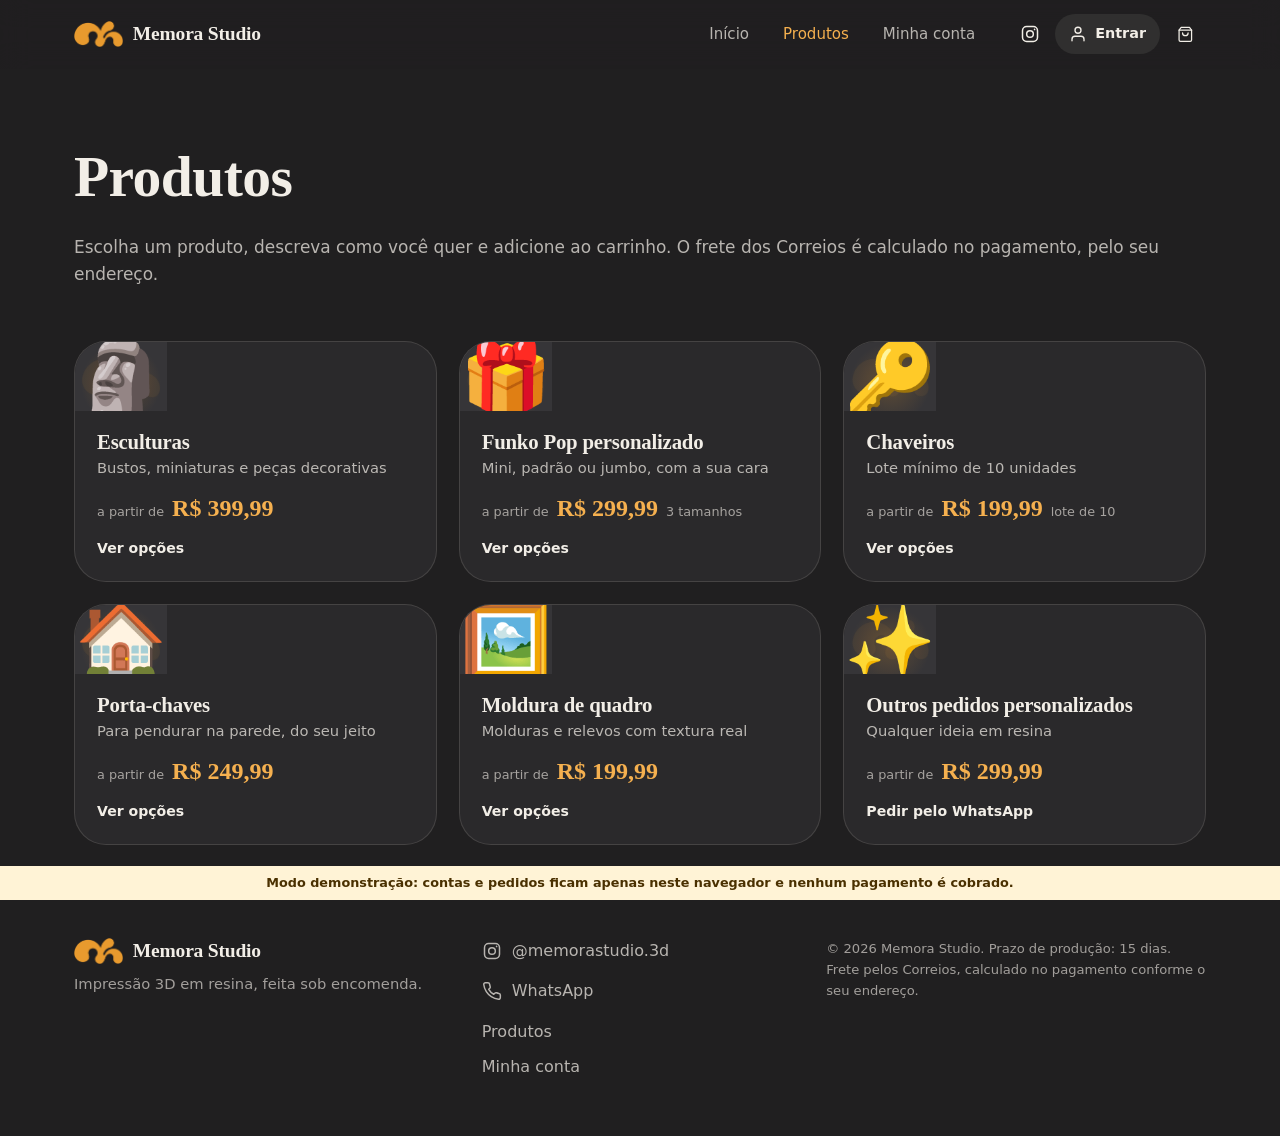
<file: produtos.html>
<!DOCTYPE html>
<html lang="pt-BR">
<head>
<meta charset="UTF-8">
<meta name="viewport" content="width=device-width, initial-scale=1">
<meta name="referrer" content="strict-origin-when-cross-origin">
<meta http-equiv="Content-Security-Policy" content="default-src 'self'; script-src 'self' https://cdn.jsdelivr.net https://challenges.cloudflare.com; style-src 'self' 'unsafe-inline' https://fonts.googleapis.com; font-src https://fonts.gstatic.com; img-src 'self' data:; connect-src 'self' https://*.supabase.co https://viacep.com.br; frame-src https://challenges.cloudflare.com; base-uri 'self'; form-action 'self'; object-src 'none'">
<title>Produtos — Memora Studio</title>
<meta name="description" content="Esculturas, Funko Pop, chaveiros, porta-chaves, molduras e pedidos personalizados em resina. Veja os valores e monte seu pedido.">
<link rel="icon" type="image/png" href="assets/img/favicon.png">
<link rel="apple-touch-icon" href="assets/img/apple-touch-icon.png">
<meta name="theme-color" content="#201F20">
<link rel="preconnect" href="https://fonts.googleapis.com">
<link rel="preconnect" href="https://fonts.gstatic.com" crossorigin>
<link href="https://fonts.googleapis.com/css2?family=Fraunces:opsz,wght,SOFT@9..144,400..800,0..100&family=Inter:wght@400;500;600;700&display=swap" rel="stylesheet">
<link rel="stylesheet" href="assets/css/style.css">
<script src="assets/js/config.js"></script>
</head>
<body data-page="produtos">
<a class="skip" href="#conteudo">Pular para o conteúdo</a>

<main id="conteudo">
  <div class="wrap">
    <div class="page-head">
      <h1>Produtos</h1>
      <p class="lead">Escolha um produto, descreva como você quer e adicione ao carrinho. O frete dos Correios é calculado no pagamento, pelo seu endereço.</p>
    </div>
    <div class="p-grid" id="grid" aria-live="polite" style="padding:28px 0 8px">
      <div class="p-skel"></div><div class="p-skel"></div><div class="p-skel"></div>
    </div>
  </div>
</main>

<dialog class="pd" id="pd" aria-labelledby="pd-title">
  <button type="button" class="icon-btn pd-close" id="pd-close" aria-label="Fechar"></button>
  <div class="pd-stage"><span class="pd-emoji" id="pd-emoji" aria-hidden="true"></span></div>
  <div class="pd-body paper" id="pd-body"></div>
</dialog>

<script src="assets/js/core.js" defer></script>
<script src="assets/js/ui.js" defer></script>
<script src="assets/js/cart.js" defer></script>
<script src="assets/js/backend.js" defer></script>
<script src="assets/js/layout.js" defer></script>
<script src="assets/js/cards.js" defer></script>
<script src="assets/js/produtos.js" defer></script>
</body>
</html>
</file>
<file: assets/css/style.css>
/* =========================================================
   Memora Studio — cores tiradas da logo: carvão #4B4B4D (escurecido p/ fundo),
   laranja resina #E89A2E e creme #F2EEE7. Fontes: Fraunces (títulos, bem
   arredondada como a logo) + Inter (texto).
   Movimento: só transform/opacity. A marca é a gota de resina.
   ========================================================= */
:root{
  --bg:#201F20; --s1:#2A292B; --s2:#363538; --line:rgba(242,238,231,.13);
  --cream:#F2EEE7; --ink:#201F20; --muted:rgba(242,238,231,.72); --faint:rgba(242,238,231,.62);
  --or:#E89A2E; --or-hi:#F5B04F; --or-lo:#BD7817; --or-ink:#8F5A0C;
  --ok:#6FCF8E; --err:#F0735F; --err-paper:#B3261E; --ok-paper:#1E7B45;
  --paper-muted:rgba(32,31,32,.66); --paper-line:rgba(32,31,32,.16);
  --f-display:"Fraunces",Georgia,serif; --f-body:"Inter",system-ui,-apple-system,"Segoe UI",sans-serif;
  --r-s:12px; --r-m:20px; --r-l:32px; --wrap:1180px;
  --ease:cubic-bezier(.2,.8,.2,1); --ease-io:cubic-bezier(.55,0,.25,1);
}
*,*::before,*::after{box-sizing:border-box}
html{scroll-behavior:smooth;-webkit-text-size-adjust:100%}
body{margin:0;background:var(--bg);color:var(--cream);font:400 16px/1.6 var(--f-body);-webkit-font-smoothing:antialiased;min-height:100vh;display:flex;flex-direction:column}
main{flex:1}
img{max-width:100%;height:auto;display:block}
a{color:inherit}
h1,h2,h3{font-family:var(--f-display);font-variation-settings:"SOFT" 100;font-weight:650;line-height:1.08;margin:0 0 .45em;letter-spacing:-.01em}
p{margin:0 0 1em}
.wrap{max-width:var(--wrap);margin:0 auto;padding:0 24px}
.icon{width:1.25em;height:1.25em;flex-shrink:0}
:focus-visible{outline:2px solid var(--or-hi);outline-offset:3px;border-radius:6px}
[hidden]{display:none!important}
.hint{font-size:.84rem;color:var(--faint);margin:.4em 0 0}
.paper .hint{color:var(--paper-muted)}
.skip{position:absolute;left:-999px;top:8px;background:var(--cream);color:var(--ink);padding:10px 16px;border-radius:10px;z-index:200}
.skip:focus{left:12px}
.sr{position:absolute;width:1px;height:1px;overflow:hidden;clip:rect(0 0 0 0);white-space:nowrap}

/* ---------- botões ---------- */
.btn{position:relative;display:inline-flex;align-items:center;justify-content:center;gap:.55em;padding:13px 26px;border-radius:999px;border:1.5px solid transparent;font:600 .95rem/1 var(--f-body);text-decoration:none;cursor:pointer;overflow:hidden;isolation:isolate;transition:transform .25s var(--ease),box-shadow .25s var(--ease),background-color .25s,border-color .25s,color .25s}
.btn:hover{transform:translateY(-2px)}
.btn:active{transform:translateY(0) scale(.98)}
.btn-primary{background:linear-gradient(135deg,var(--or-hi),var(--or));color:#1b1309;box-shadow:0 8px 22px rgba(232,154,46,.28)}
.btn-primary::after{content:"";position:absolute;inset:0;z-index:-1;background:linear-gradient(115deg,transparent 30%,rgba(255,255,255,.45) 50%,transparent 70%);transform:translateX(-120%);transition:transform .7s var(--ease)}
.btn-primary:hover{box-shadow:0 12px 30px rgba(232,154,46,.42)}
.btn-primary:hover::after{transform:translateX(120%)}
.btn-outline{background:transparent;color:var(--cream);border-color:rgba(242,238,231,.34)}
.btn-outline:hover{border-color:var(--or-hi);color:var(--or-hi)}
.paper .btn-outline{color:var(--ink);border-color:var(--paper-line)}
.paper .btn-outline:hover{border-color:var(--or-lo);color:var(--or-ink)}
.btn-soft{background:rgba(32,31,32,.07);color:var(--ink)}
.btn-soft:hover{background:rgba(232,154,46,.2)}
.btn-sm{padding:9px 16px;font-size:.84rem}
.btn-block{width:100%}
.btn.is-disabled,.btn:disabled{opacity:.5;pointer-events:none;transform:none}
.btn.is-loading{color:transparent!important;pointer-events:none}
.btn.is-loading::before{content:"";position:absolute;left:50%;top:50%;width:18px;height:18px;margin:-9px 0 0 -9px;border-radius:50%;border:2.5px solid rgba(27,19,9,.25);border-top-color:#1b1309;animation:spin .7s linear infinite}
.link-btn{background:none;border:0;padding:0;font:500 .85rem var(--f-body);color:var(--paper-muted);text-decoration:underline;cursor:pointer}
.link-btn:hover{color:var(--or-ink)}
.icon-btn,.icon-btn-sm{display:inline-grid;place-items:center;background:transparent;border:0;color:inherit;cursor:pointer;border-radius:50%;position:relative;transition:background-color .2s,transform .25s var(--ease)}
.icon-btn{width:42px;height:42px}.icon-btn-sm{width:30px;height:30px}
.icon-btn:hover,.icon-btn-sm:hover{background:rgba(242,238,231,.1)}
.paper .icon-btn-sm:hover{background:rgba(32,31,32,.08)}

/* ---------- cabeçalho ---------- */
.site-header{position:sticky;top:0;z-index:60;background:rgba(32,31,32,.78);backdrop-filter:blur(14px);-webkit-backdrop-filter:blur(14px);border-bottom:1px solid transparent;transition:border-color .3s,background-color .3s}
.site-header.is-scrolled{border-color:var(--line);background:rgba(32,31,32,.94)}
.header-inner{display:flex;align-items:center;gap:20px;min-height:68px}
.logo{display:inline-flex;align-items:center;gap:10px;text-decoration:none;font:700 1.22rem var(--f-display);font-variation-settings:"SOFT" 100;letter-spacing:-.01em}
.logo span{white-space:nowrap}
.logo-mark{height:26px;width:auto;transition:transform .5s var(--ease)}
.logo:hover .logo-mark{transform:rotate(-8deg) scale(1.08)}
.main-nav{display:flex;gap:6px;margin-left:auto}
.main-nav a{position:relative;text-decoration:none;color:var(--muted);font-weight:500;font-size:.94rem;padding:8px 14px;border-radius:999px;transition:color .2s,background-color .2s}
.main-nav a:hover{color:var(--cream);background:rgba(242,238,231,.07)}
.main-nav a.is-active{color:var(--or-hi)}
.header-actions{display:flex;align-items:center;gap:4px}
.account-link{display:inline-flex;align-items:center;gap:8px;text-decoration:none;font-weight:600;font-size:.9rem;padding:8px 14px;border-radius:999px;background:rgba(242,238,231,.08);max-width:170px;transition:background-color .2s}
.account-link span{overflow:hidden;text-overflow:ellipsis;white-space:nowrap}
.account-link:hover{background:rgba(232,154,46,.2)}
.badge{position:absolute;top:2px;right:0;min-width:19px;height:19px;padding:0 5px;border-radius:999px;background:var(--or);color:#1b1309;font:700 .7rem/19px var(--f-body);text-align:center}
.badge.pop{animation:pop .5s var(--ease)}
.nav-toggle{display:none;width:42px;height:42px;border-radius:12px;border:1px solid var(--line);background:rgba(242,238,231,.06);cursor:pointer;flex-direction:column;justify-content:center;align-items:center;gap:5px}
.nav-toggle span{width:18px;height:2px;background:var(--cream);border-radius:2px;transition:transform .3s var(--ease),opacity .2s}
.nav-toggle[aria-expanded="true"] span:nth-child(1){transform:translateY(7px) rotate(45deg)}
.nav-toggle[aria-expanded="true"] span:nth-child(2){opacity:0}
.nav-toggle[aria-expanded="true"] span:nth-child(3){transform:translateY(-7px) rotate(-45deg)}
@media(max-width:820px){
  .header-inner{gap:8px}
  .nav-toggle{display:flex}
  .logo span{font-size:1rem}
  .logo{gap:8px}.icon-btn{width:38px;height:38px}.header-actions{gap:2px}.nav-toggle{width:38px;height:38px}
  .account-link span{display:none}.account-link{padding:10px}
  .main-nav{position:absolute;top:100%;left:0;right:0;flex-direction:column;gap:0;margin:0;background:var(--s1);border-bottom:1px solid var(--line);visibility:hidden;opacity:0;transform:translateY(-8px);transition:transform .3s var(--ease),opacity .25s,visibility .3s}
  .main-nav.is-open{visibility:visible;opacity:1;transform:none}
  .main-nav a{padding:16px 24px;border-radius:0;border-top:1px solid var(--line)}
  .header-actions{margin-left:auto}
}

/* ---------- hero (home) ---------- */
.hero{position:relative;overflow:hidden;padding:clamp(56px,9vw,120px) 0 clamp(72px,10vw,130px)}
.hero::before{content:"";position:absolute;width:min(900px,120vw);aspect-ratio:1;right:-18%;top:-30%;background:radial-gradient(closest-side,rgba(232,154,46,.26),transparent 70%);pointer-events:none}
.hero-inner{position:relative;display:grid;grid-template-columns:1.15fr .85fr;gap:32px;align-items:center}
.hero-title{font-size:clamp(2.6rem,6.4vw,5rem);margin-bottom:.4em;font-weight:700}
.hero-title .line{display:block;animation:layer-in 1s var(--ease) both;animation-delay:calc(var(--i,0)*.16s + .1s)}
.hero-title .l2{--i:1}.hero-title .l3{--i:2}
.hero-sub{font-size:1.12rem;color:var(--muted);max-width:30em;animation:rise .9s var(--ease) both;animation-delay:.55s}
.hero-actions{display:flex;flex-wrap:wrap;gap:12px;margin-top:28px;animation:rise .9s var(--ease) both;animation-delay:.7s}
.hero-art{position:relative;display:grid;place-items:center;min-height:300px;animation:rise 1.1s var(--ease) both;animation-delay:.3s}
.hero-art img{width:min(100%,460px);filter:drop-shadow(0 30px 50px rgba(232,154,46,.28));transform:translate3d(calc(var(--px,0)*18px),calc(var(--py,0)*14px),0) rotate(calc(var(--px,0)*4deg));transition:transform .5s var(--ease-io);animation:float 9s ease-in-out infinite alternate}
@media(max-width:820px){.hero-inner{grid-template-columns:1fr}.hero-art{order:-1;min-height:0;margin-bottom:-6px}.hero-art img{width:min(62%,260px)}}

/* faixa de resina com gotas */
.band{position:relative;background:var(--or);color:#1b1309;padding:18px 0;overflow-x:clip;z-index:2}
.marquee{display:flex;width:max-content;animation:marquee 34s linear infinite}
.band:hover .marquee{animation-play-state:paused}
.marquee ul{display:flex;align-items:center;gap:34px;list-style:none;margin:0;padding:0 17px;font:650 1.3rem var(--f-display);font-variation-settings:"SOFT" 100;white-space:nowrap}
.marquee li{display:flex;align-items:center;gap:34px}
.marquee li::after{content:"";width:26px;height:14px;background:url(../img/logo-mark.png) center/contain no-repeat;filter:brightness(0) opacity(.75)}
.drips{position:absolute;left:0;right:0;top:100%;height:46px;width:100%;fill:var(--or);pointer-events:none;overflow:hidden}
.drips .d{transform-box:fill-box;transform-origin:50% 0;animation:drip 6s ease-in-out infinite}
.drips .d:nth-child(2){animation-delay:-1s}.drips .d:nth-child(3){animation-delay:-3.2s}.drips .d:nth-child(4){animation-delay:-2s}.drips .d:nth-child(5){animation-delay:-4.4s}.drips .d:nth-child(6){animation-delay:-.6s}.drips .d:nth-child(7){animation-delay:-3.8s}.drips .d:nth-child(8){animation-delay:-2.6s}.drips .d:nth-child(9){animation-delay:-5s}.drips .d:nth-child(10){animation-delay:-1.8s}

/* ---------- seções ---------- */
.section{padding:clamp(64px,8vw,104px) 0}
.section.alt{background:var(--s1)}
.section-head{max-width:40rem;margin-bottom:40px}
.section-title{font-size:clamp(1.9rem,3.6vw,2.7rem)}
.lead{font-size:1.06rem;color:var(--muted)}
.page-head{padding:clamp(44px,6vw,80px) 0 8px}
.page-head h1{font-size:clamp(2.2rem,5vw,3.6rem)}

/* produtos */
.p-grid{display:grid;grid-template-columns:repeat(auto-fill,minmax(270px,1fr));gap:22px}
.p-card{position:relative;display:flex;flex-direction:column;text-align:left;font:inherit;color:inherit;background:var(--s1);border:1px solid var(--line);border-radius:var(--r-l);padding:0;cursor:pointer;overflow:hidden;transition:transform .45s var(--ease),border-color .3s,box-shadow .45s var(--ease)}
.p-card::before{content:"";position:absolute;inset:0;background:radial-gradient(260px circle at var(--mx,50%) var(--my,0%),rgba(232,154,46,.18),transparent 70%);opacity:0;transition:opacity .35s;pointer-events:none}
.p-card:hover{transform:translateY(-6px);border-color:rgba(232,154,46,.5);box-shadow:0 24px 50px rgba(0,0,0,.35)}
.p-card:hover::before{opacity:1}
.p-stage{position:relative;aspect-ratio:4/3;display:grid;place-items:center;background:radial-gradient(circle at 50% 60%,rgba(232,154,46,.22),transparent 65%),var(--s2);overflow:hidden}
.p-stage::before{content:"";position:absolute;inset:8%;background:url(../img/logo-mark.png) center/contain no-repeat;opacity:.07;transition:transform .8s var(--ease)}
.p-card:hover .p-stage::before{transform:rotate(-6deg) scale(1.08)}
.p-emoji{position:relative;font-size:4.6rem;line-height:1;transition:transform .6s var(--ease)}
.p-card:hover .p-emoji{transform:translateY(-6px) scale(1.1) rotate(-4deg)}
.p-img{position:absolute;inset:0;width:100%;height:100%;object-fit:cover}
.p-body{display:flex;flex-direction:column;gap:2px;padding:20px 22px 22px;flex:1}
.p-body h3{font-size:1.3rem;margin:0}
.p-body p{color:var(--muted);font-size:.92rem;margin:0 0 14px}
.p-price{margin-top:auto;display:flex;align-items:baseline;gap:8px}
.p-price small{color:var(--faint);font-size:.8rem}
.p-price strong{font:700 1.5rem var(--f-display);font-variation-settings:"SOFT" 100;color:var(--or-hi)}
.p-cta{display:inline-flex;align-items:center;gap:6px;margin-top:12px;font-weight:600;font-size:.88rem;color:var(--cream)}
.p-skel{aspect-ratio:3/4;border-radius:var(--r-l);background:var(--s1);position:relative;overflow:hidden}
.p-skel::after{content:"";position:absolute;inset:0;background:linear-gradient(100deg,transparent 30%,rgba(242,238,231,.07) 50%,transparent 70%);animation:shimmer 1.4s infinite}

/* diálogo do produto */
dialog.pd{width:min(940px,94vw);max-height:92vh;padding:0;border:0;border-radius:var(--r-l);background:var(--cream);color:var(--ink);overflow:hidden}
dialog.pd[open]{display:grid;grid-template-columns:.9fr 1.1fr;animation:dlg-in .45s var(--ease)}
dialog.pd.closing{animation:dlg-out .25s var(--ease-io) forwards}
dialog.pd::backdrop{background:rgba(20,19,20,.72);backdrop-filter:blur(6px);animation:fade .3s both}
.pd-stage{position:relative;display:grid;place-items:center;background:radial-gradient(circle at 50% 55%,rgba(232,154,46,.5),rgba(232,154,46,.1) 60%),#2a292b;min-height:260px;overflow:hidden}
.pd-stage::before{content:"";position:absolute;inset:6%;background:url(../img/logo-mark.png) center/contain no-repeat;opacity:.1}
.pd-emoji{position:relative;font-size:clamp(5.5rem,14vw,9rem);line-height:1;filter:drop-shadow(0 18px 24px rgba(0,0,0,.35))}
.pd-emoji.swap{animation:pop-big .5s var(--ease)}
.pd-body{padding:30px 32px;overflow:auto;max-height:92vh}
.pd-body.paper{padding:30px 32px;border-radius:0}
.pd-body h2{font-size:1.9rem;margin-bottom:.2em}
.pd-close{position:absolute;right:12px;top:12px;z-index:3;background:rgba(32,31,32,.5);color:var(--cream)}
.pd-price{font:700 2rem var(--f-display);font-variation-settings:"SOFT" 100;color:var(--or-ink);margin:6px 0 14px}
.pd-price small{display:block;font:500 .82rem var(--f-body);color:var(--paper-muted)}
.chips{display:flex;flex-wrap:wrap;gap:8px;margin:0 0 14px;padding:0;border:0}
.chips legend{font-weight:600;font-size:.88rem;margin-bottom:8px;padding:0}
.chip{position:relative}
.chip input{position:absolute;opacity:0;inset:0;cursor:pointer}
.chip span{display:block;padding:10px 16px;border-radius:999px;border:1.5px solid var(--paper-line);font-weight:600;font-size:.9rem;background:#fff;transition:background-color .2s,border-color .2s,transform .25s var(--ease)}
.chip input:checked+span{background:var(--ink);color:var(--cream);border-color:var(--ink);transform:scale(1.03)}
.chip input:focus-visible+span{outline:2px solid var(--or-lo);outline-offset:2px}
.qty{display:inline-flex;align-items:center;gap:4px;border:1.5px solid var(--paper-line);border-radius:999px;padding:3px;background:#fff;color:var(--ink)}
.qty span{min-width:34px;text-align:center;font-weight:700}
.qty button{background:transparent}
.drawer .qty{border-color:var(--line);background:transparent;color:var(--cream)}
@media(max-width:760px){dialog.pd[open]{grid-template-columns:1fr;overflow:auto}.pd-stage{min-height:170px}.pd-body{padding:22px;max-height:none}}

/* passos */
.steps{list-style:none;margin:0;padding:0;display:grid;grid-template-columns:repeat(4,1fr);gap:28px;counter-reset:s}
.steps li{position:relative;padding-top:20px;border-top:2px solid var(--or);counter-increment:s}
.steps li::before{content:counter(s);position:absolute;top:-17px;left:0;width:32px;height:32px;border-radius:50%;background:var(--or);color:#1b1309;font:700 .95rem/32px var(--f-display);text-align:center}
.steps h3{font-size:1.15rem;margin:10px 0 6px}.steps p{color:var(--muted);font-size:.93rem;margin:0}
@media(max-width:900px){.steps{grid-template-columns:repeat(2,1fr)}}@media(max-width:520px){.steps{grid-template-columns:1fr}}

/* instagram / cta */
.promo{position:relative;overflow:hidden;border-radius:var(--r-l);background:var(--or);color:#1b1309;padding:clamp(32px,6vw,64px);display:grid;grid-template-columns:1.2fr .8fr;gap:24px;align-items:center}
.promo::after{content:"";position:absolute;right:-6%;bottom:-30%;width:46%;aspect-ratio:1.9;background:url(../img/logo-mark.png) center/contain no-repeat;filter:brightness(0) opacity(.12);transform:rotate(-12deg)}
.promo h2{font-size:clamp(1.8rem,3.6vw,2.8rem)}
.promo p{max-width:28em}
.promo .btn-dark{background:#1b1309;color:var(--cream);box-shadow:none}
.promo .btn-dark:hover{box-shadow:0 12px 28px rgba(27,19,9,.35)}
.handle{font:700 1.4rem var(--f-display);font-variation-settings:"SOFT" 100;display:inline-flex;align-items:center;gap:10px;margin-bottom:18px}
@media(max-width:760px){.promo{grid-template-columns:1fr}}
.cta-end{text-align:center;max-width:38rem;margin:0 auto}

/* ---------- formulários (superfície creme) ---------- */
.paper{background:var(--cream);color:var(--ink);border-radius:var(--r-l);padding:clamp(24px,4vw,40px)}
.field{position:relative;margin-bottom:18px}
.field label,.field .lbl{display:block;font-weight:600;font-size:.88rem;margin-bottom:7px}
.input-wrap{position:relative}
.paper input,.paper select,.paper textarea{width:100%;font:400 1rem var(--f-body);color:var(--ink);background:#fff;border:1.5px solid var(--paper-line);border-radius:var(--r-s);padding:13px 15px;transition:border-color .2s,box-shadow .25s var(--ease)}
.paper input::placeholder,.paper textarea::placeholder{color:rgba(32,31,32,.38)}
.paper input:focus,.paper select:focus,.paper textarea:focus{outline:none;border-color:var(--or);box-shadow:0 0 0 4px rgba(232,154,46,.22)}
.paper input[readonly]{background:rgba(32,31,32,.05);color:var(--paper-muted)}
.paper textarea{resize:vertical;min-height:110px}
.input-btn{position:absolute;right:6px;top:50%;transform:translateY(-50%);width:38px;height:38px;border-radius:10px;border:0;background:transparent;color:var(--paper-muted);display:grid;place-items:center;cursor:pointer}
.input-btn:hover{background:rgba(32,31,32,.07);color:var(--ink)}
.input-wrap input[type=password],.input-wrap input.pw{padding-right:50px}
.field-error{margin:6px 0 0;font-size:.82rem;color:var(--err-paper);font-weight:500;max-height:0;opacity:0;overflow:hidden;transform:translateY(-4px);transition:max-height .3s var(--ease),opacity .25s,transform .3s var(--ease)}
.field.has-error .field-error{max-height:60px;opacity:1;transform:none}
.field.has-error input,.field.has-error select,.field.has-error textarea{border-color:var(--err-paper)}
.field.has-error .input-wrap{animation:shake .4s}
.field.is-valid .input-wrap::after{content:"";position:absolute;right:14px;top:50%;width:9px;height:15px;margin-top:-10px;border:solid var(--ok-paper);border-width:0 2.5px 2.5px 0;transform:rotate(45deg) scale(0);animation:tick .35s var(--ease) forwards;pointer-events:none}
.field.is-valid .input-wrap:has(.input-btn)::after,.field.is-valid .input-wrap:has(select)::after,.field.is-valid .input-wrap:has(textarea)::after{display:none}
.field.is-busy .input-wrap::after{content:"";position:absolute;right:14px;top:50%;width:16px;height:16px;margin-top:-8px;border-radius:50%;border:2px solid rgba(32,31,32,.15);border-top-color:var(--or-lo);animation:spin .7s linear infinite}
.grid-2{display:grid;grid-template-columns:1fr 1fr;gap:0 16px}
.grid-addr{display:grid;grid-template-columns:repeat(6,1fr);gap:0 16px}
.grid-addr .c1{grid-column:span 1}.grid-addr .c2{grid-column:span 2}.grid-addr .c3{grid-column:span 3}.grid-addr .c4{grid-column:span 4}.grid-addr .c6{grid-column:span 6}
@media(max-width:620px){.grid-2{grid-template-columns:1fr}.grid-addr .c2,.grid-addr .c3,.grid-addr .c4{grid-column:span 6}.grid-addr .c1{grid-column:span 2}.grid-addr .m4{grid-column:span 4}}
.fieldset{border:0;padding:0;margin:0 0 8px}
.fieldset>legend{font:650 1.15rem var(--f-display);font-variation-settings:"SOFT" 100;margin-bottom:14px;padding:0}
.check{display:flex;gap:12px;align-items:flex-start;font-size:.9rem;margin:6px 0 18px}
.check input{width:20px;height:20px;margin-top:2px;accent-color:var(--or-lo);flex-shrink:0}
.check a{color:var(--or-ink)}
.field label.check{display:flex;font-weight:400;font-size:.9rem;margin:6px 0 4px}
.form-error{background:rgba(179,38,30,.09);border:1px solid rgba(179,38,30,.35);color:var(--err-paper);border-radius:var(--r-s);padding:12px 14px;font-size:.9rem;font-weight:500;margin-bottom:16px}
.form-ok{background:rgba(30,123,69,.09);border:1px solid rgba(30,123,69,.35);color:var(--ok-paper);border-radius:var(--r-s);padding:12px 14px;font-size:.9rem;font-weight:500;margin-bottom:16px}

/* senha */
.meter{height:6px;border-radius:99px;background:rgba(32,31,32,.1);overflow:hidden;margin:10px 0 6px}
.meter-bar{display:block;height:100%;width:100%;transform-origin:left;transform:scaleX(0);background:var(--err-paper);border-radius:99px;transition:transform .45s var(--ease),background-color .3s}
.meter-bar[data-lv="2"]{background:#C77A10}.meter-bar[data-lv="3"]{background:#5E9B2E}.meter-bar[data-lv="4"]{background:var(--ok-paper)}
.meter-label{font-size:.82rem;font-weight:600;margin:0 0 10px;color:var(--paper-muted)}
.pw-rules{list-style:none;margin:0 0 12px;padding:0;display:grid;grid-template-columns:1fr 1fr;gap:6px 14px;font-size:.84rem}
@media(max-width:520px){.pw-rules{grid-template-columns:1fr}}
.pw-rule{display:flex;align-items:center;gap:8px;color:var(--paper-muted);transition:color .25s}
.pw-rule .dot{width:18px;height:18px;border-radius:50%;border:1.5px solid var(--paper-line);display:grid;place-items:center;flex-shrink:0;transition:background-color .25s,border-color .25s}
.pw-rule .dot .icon{width:11px;height:11px;stroke-width:3;color:#fff;transform:scale(0);transition:transform .3s var(--ease)}
.pw-rule.ok{color:var(--ok-paper)}.pw-rule.ok .dot{background:var(--ok-paper);border-color:var(--ok-paper)}.pw-rule.ok .dot .icon{transform:scale(1)}
.pw-suggest{margin-top:12px;padding:14px;border-radius:var(--r-s);background:rgba(232,154,46,.12);border:1px dashed rgba(189,120,23,.5);animation:rise .4s var(--ease)}
.pw-suggest-title{font-weight:600;font-size:.86rem;margin-bottom:10px}
.pw-sug-list{list-style:none;margin:0 0 10px;padding:0;display:grid;gap:8px}
.pw-sug{display:flex;align-items:center;gap:8px;background:#fff;border-radius:10px;padding:8px 8px 8px 12px}
.pw-sug code{flex:1;font:500 .95rem ui-monospace,Menlo,Consolas,monospace;overflow-wrap:anywhere;user-select:all}
.pw-suggest-foot{display:flex;flex-wrap:wrap;align-items:center;gap:10px}.pw-suggest-foot .hint{margin:0}

/* captcha */
.captcha{display:flex;align-items:center;gap:12px;min-height:65px;margin:4px 0 18px;flex-wrap:wrap}
.captcha-msg{margin:0;font-size:.85rem;color:var(--paper-muted)}
.captcha-box{width:28px;height:28px;border-radius:8px;border:2px solid var(--paper-line);background:#fff;display:grid;place-items:center;cursor:pointer;color:transparent;position:relative;transition:background-color .25s,border-color .25s,color .2s}
.captcha-box .icon{width:16px;height:16px;stroke-width:3}
.captcha-box.busy::after{content:"";width:14px;height:14px;border-radius:50%;border:2px solid rgba(32,31,32,.15);border-top-color:var(--or-lo);animation:spin .6s linear infinite;position:absolute}
.captcha.is-ok .captcha-box{background:var(--ok-paper);border-color:var(--ok-paper);color:#fff}
.captcha small{color:var(--paper-muted);font-size:.74rem;margin-left:auto}

/* ---------- páginas de conta ---------- */
.auth{display:grid;grid-template-columns:.8fr 1.2fr;gap:clamp(24px,4vw,56px);align-items:start;padding:clamp(36px,5vw,72px) 0}
.auth-aside{position:sticky;top:96px}
.auth-aside h1{font-size:clamp(2rem,4vw,3rem)}
.auth-aside ul{list-style:none;margin:24px 0 0;padding:0;display:grid;gap:14px;color:var(--muted)}
.auth-aside li{display:flex;gap:12px;align-items:flex-start}
.auth-aside .icon{color:var(--or-hi);margin-top:3px}
.auth-art{width:min(70%,240px);margin:0 0 26px;filter:drop-shadow(0 20px 36px rgba(232,154,46,.3));animation:float 9s ease-in-out infinite alternate}
@media(max-width:900px){.auth{grid-template-columns:1fr}.auth-aside{position:static}.auth-art{display:none}}
.tabs{position:relative;display:flex;gap:4px;border-bottom:1.5px solid var(--paper-line);margin-bottom:26px}
.tab{background:none;border:0;padding:12px 18px;font:600 .98rem var(--f-body);color:var(--paper-muted);cursor:pointer;transition:color .2s}
.tab[aria-selected="true"]{color:var(--ink)}
.tab-ind{position:absolute;left:0;bottom:-1.5px;height:3px;width:0;background:var(--or);border-radius:3px;transition:transform .4s var(--ease),width .4s var(--ease)}
.panel-in{animation:rise .45s var(--ease)}
.success{text-align:center;padding:12px 0}
.success svg{width:84px;height:84px;margin:0 auto 14px;display:block}
.success circle,.success path{stroke:var(--ok-paper);stroke-width:3;fill:none;stroke-linecap:round;stroke-linejoin:round;stroke-dasharray:200;stroke-dashoffset:200;animation:draw .8s .1s var(--ease) forwards}
.success path{animation-delay:.5s;animation-duration:.5s}
.side-tabs{display:grid;gap:6px;align-content:start}
.side-tabs .tab{text-align:left;border-radius:var(--r-s);padding:12px 16px;color:var(--muted);transition:background-color .2s,color .2s}
.side-tabs .tab:hover{background:rgba(242,238,231,.07)}
.side-tabs .tab[aria-selected="true"]{background:var(--or);color:#1b1309}
.account{display:grid;grid-template-columns:240px 1fr;gap:28px;padding:clamp(32px,5vw,64px) 0}
@media(max-width:820px){.account{grid-template-columns:1fr}.side-tabs{grid-auto-flow:column;overflow-x:auto;padding-bottom:6px}.side-tabs .tab{white-space:nowrap}}
.hello{display:flex;flex-wrap:wrap;gap:14px;align-items:center;justify-content:space-between;margin-bottom:8px}
.order{border:1.5px solid var(--paper-line);border-radius:var(--r-m);padding:18px 20px;margin-bottom:14px;background:#fff}
.order-top{display:flex;flex-wrap:wrap;gap:10px;align-items:center;justify-content:space-between;margin-bottom:8px}
.order ul{margin:8px 0;padding-left:18px;font-size:.92rem;color:var(--paper-muted)}
.status{display:inline-block;padding:4px 12px;border-radius:999px;font:600 .78rem var(--f-body);background:rgba(232,154,46,.2);color:#7a4a05}
.status.pago,.status.entregue{background:rgba(30,123,69,.16);color:var(--ok-paper)}
.status.cancelado{background:rgba(179,38,30,.13);color:var(--err-paper)}
.empty{text-align:center;padding:30px 10px;color:var(--paper-muted)}
.big-emoji{font-size:3rem;display:block;margin-bottom:6px}

/* ---------- pagamento ---------- */
.checkout{display:grid;grid-template-columns:1.25fr .75fr;gap:28px;padding:clamp(32px,5vw,64px) 0;align-items:start}
@media(max-width:940px){.checkout{grid-template-columns:1fr}}
.step-card{margin-bottom:20px}
.step-card h2{font-size:1.35rem;display:flex;align-items:center;gap:12px}
.step-n{display:inline-grid;place-items:center;width:30px;height:30px;border-radius:50%;background:var(--ink);color:var(--cream);font:700 .9rem var(--f-body)}
.step-card.locked{opacity:.55;pointer-events:none}
.opts{display:grid;gap:10px;margin:6px 0 0;padding:0;border:0}
.opt{position:relative;display:flex;align-items:center;gap:14px;padding:14px 16px;border:1.5px solid var(--paper-line);border-radius:var(--r-s);background:#fff;cursor:pointer;transition:border-color .2s,background-color .2s,transform .25s var(--ease)}
.opt:hover{transform:translateY(-1px);border-color:var(--or)}
.opt input{width:20px;height:20px;accent-color:var(--or-lo);flex-shrink:0}
.opt:has(input:checked){border-color:var(--or-lo);background:rgba(232,154,46,.1)}
.opt .grow{flex:1}.opt strong{display:block}.opt small{color:var(--paper-muted)}
.opt .price{font-weight:700;white-space:nowrap}
.summary{position:sticky;top:92px}
.summary h2{font-size:1.35rem}
.sum-item{display:flex;gap:12px;padding:10px 0;border-bottom:1px solid var(--paper-line);font-size:.92rem}
.sum-item .em{font-size:1.6rem}.sum-item p{margin:0;color:var(--paper-muted);font-size:.84rem}
.sum-row{display:flex;justify-content:space-between;padding:6px 0;font-size:.95rem}
.sum-total{font:700 1.4rem var(--f-display);font-variation-settings:"SOFT" 100;border-top:1.5px solid var(--ink);margin-top:8px;padding-top:12px}
.sum-total span:last-child{color:var(--or-ink)}
.pay-note{display:flex;gap:10px;align-items:flex-start;font-size:.84rem;color:var(--paper-muted);margin:14px 0}
.pay-note .icon{margin-top:2px;color:var(--ok-paper)}
.banner{border-radius:var(--r-m);padding:18px 20px;margin-bottom:22px;background:rgba(232,154,46,.16);border:1px solid rgba(232,154,46,.5);color:var(--cream)}
.banner.ok{background:rgba(111,207,142,.14);border-color:rgba(111,207,142,.5)}
.banner.err{background:rgba(240,115,95,.14);border-color:rgba(240,115,95,.5)}
.banner h2{font-size:1.25rem;margin-bottom:.3em}.banner p{margin:0 0 .8em;color:var(--muted)}
.empty-dark{text-align:center;padding:60px 0;color:var(--muted)}

/* ---------- gaveta do carrinho / toast / extras ---------- */
.overlay{position:fixed;inset:0;z-index:90;background:rgba(20,19,20,.6);backdrop-filter:blur(3px);opacity:0;transition:opacity .35s}
.overlay.on{opacity:1}
.drawer{position:fixed;top:0;right:0;bottom:0;z-index:100;width:min(440px,100vw);background:var(--s1);border-left:1px solid var(--line);display:flex;flex-direction:column;transform:translateX(102%);transition:transform .45s var(--ease)}
.drawer.on{transform:none}
.drawer-head{display:flex;align-items:center;justify-content:space-between;padding:18px 20px;border-bottom:1px solid var(--line)}
.drawer-head h2{font-size:1.35rem;margin:0}
.drawer-list{list-style:none;margin:0;padding:8px 20px;flex:1;overflow:auto}
.drawer-item{display:flex;gap:14px;padding:16px 0;border-bottom:1px solid var(--line);animation:rise .4s var(--ease)}
.drawer-emoji{font-size:2.2rem;width:56px;height:56px;display:grid;place-items:center;background:var(--s2);border-radius:14px;flex-shrink:0}
.drawer-info{flex:1;min-width:0}.drawer-info strong{display:block;line-height:1.3}
.drawer-obs{font-size:.82rem;color:var(--faint);margin:2px 0 8px;display:-webkit-box;-webkit-line-clamp:2;-webkit-box-orient:vertical;overflow:hidden;overflow-wrap:anywhere}
.drawer-price{display:flex;flex-direction:column;align-items:flex-end;justify-content:space-between}
.drawer .link-btn{color:var(--faint)}
.drawer-empty{text-align:center;padding:60px 0;color:var(--muted)}
.drawer-foot{padding:18px 20px;border-top:1px solid var(--line)}
.drawer-sub{display:flex;justify-content:space-between;font-size:1.1rem;margin-bottom:4px}
.drawer-foot .btn{margin-top:12px}
#toasts{position:fixed;left:50%;bottom:24px;transform:translateX(-50%);z-index:300;display:grid;gap:8px;justify-items:center;width:max-content;max-width:92vw}
.toast{display:flex;align-items:center;gap:10px;background:var(--cream);color:var(--ink);padding:12px 18px;border-radius:999px;font-weight:600;font-size:.9rem;box-shadow:0 14px 34px rgba(0,0,0,.4);animation:toast-in .45s var(--ease)}
.toast .icon{color:var(--ok-paper)}.toast.error .icon{color:var(--err-paper)}
.toast.out{opacity:0;transform:translateY(8px);transition:opacity .35s,transform .35s}
.fly{position:fixed;z-index:400;font-size:2.4rem;pointer-events:none;will-change:transform}
.demo-bar{position:fixed;left:0;right:0;bottom:0;z-index:50;background:#fff3d6;color:#4a3000;text-align:center;font-size:.8rem;font-weight:600;padding:7px 14px}
.site-footer{border-top:1px solid var(--line);padding:44px 0 56px;margin-top:40px;background:var(--bg)}
.footer-inner{display:grid;grid-template-columns:1.2fr 1fr 1.2fr;gap:28px;align-items:start}
.footer-logo{margin-bottom:6px}.footer-tag{color:var(--faint);margin:0;font-size:.92rem}
.footer-links{list-style:none;margin:0;padding:0;display:grid;gap:10px}
.footer-links a{display:inline-flex;align-items:center;gap:10px;text-decoration:none;color:var(--muted);transition:color .2s}
.footer-links a:hover{color:var(--or-hi)}
.footer-note{color:var(--faint);font-size:.82rem;margin:0}
@media(max-width:820px){.footer-inner{grid-template-columns:1fr}}

/* ---------- animações ---------- */
@keyframes layer-in{from{opacity:0;transform:translateY(.3em);clip-path:inset(0 0 100% 0)}to{opacity:1;transform:none;clip-path:inset(0 0 -25% 0)}}
@keyframes rise{from{opacity:0;transform:translateY(14px)}to{opacity:1;transform:none}}
@keyframes fade{from{opacity:0}to{opacity:1}}
@keyframes float{from{translate:0 -10px;rotate:-2deg}to{translate:0 12px;rotate:2.5deg}}
@keyframes marquee{to{transform:translateX(-50%)}}
@keyframes drip{0%,100%{transform:scaleY(.55)}50%{transform:scaleY(1)}}
@keyframes pop{0%{transform:scale(1)}40%{transform:scale(1.5)}100%{transform:scale(1)}}
@keyframes pop-big{0%{transform:scale(.6) rotate(-8deg);opacity:0}100%{transform:none;opacity:1}}
@keyframes spin{to{transform:rotate(360deg)}}
@keyframes shimmer{from{transform:translateX(-100%)}to{transform:translateX(100%)}}
@keyframes dlg-in{from{opacity:0;transform:translateY(24px) scale(.97)}to{opacity:1;transform:none}}
@keyframes dlg-out{to{opacity:0;transform:translateY(14px) scale(.98)}}
@keyframes toast-in{from{opacity:0;transform:translateY(18px) scale(.95)}to{opacity:1;transform:none}}
@keyframes shake{0%,100%{transform:none}25%{transform:translateX(-5px)}75%{transform:translateX(5px)}}
@keyframes tick{to{transform:rotate(45deg) scale(1)}}
@keyframes draw{to{stroke-dashoffset:0}}

[data-reveal]{opacity:0;transform:translateY(18px);transition:opacity .7s var(--ease),transform .7s var(--ease);transition-delay:calc(var(--i,0)*70ms)}
[data-reveal].is-in{opacity:1;transform:none}
html:not(.js) [data-reveal]{opacity:1;transform:none}

/* transição suave entre páginas (navegadores com View Transitions) */
@view-transition{navigation:auto}
::view-transition-old(root){animation:.22s var(--ease-io) both fade-out}
::view-transition-new(root){animation:.4s var(--ease) both fade}
@keyframes fade-out{to{opacity:0}}

@media(prefers-reduced-motion:reduce){
  *,*::before,*::after{animation-duration:.001ms!important;animation-iteration-count:1!important;transition-duration:.001ms!important;scroll-behavior:auto!important}
  [data-reveal]{opacity:1;transform:none}
  .marquee{animation:none}
  @view-transition{navigation:none}
}
</file>
